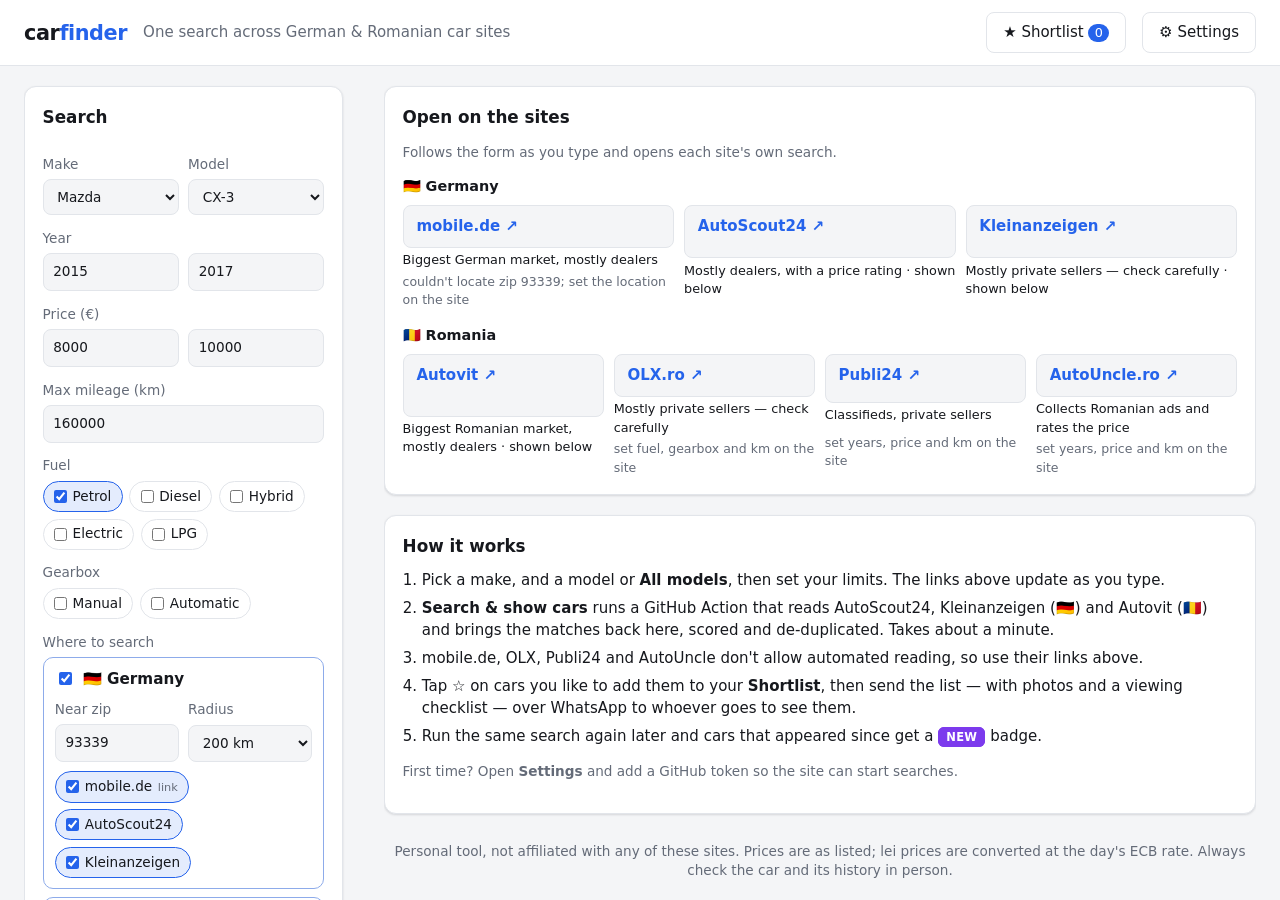
<file: site/index.html>
<!doctype html>
<html lang="en">
  <head>
    <meta charset="utf-8" />
    <meta name="viewport" content="width=device-width, initial-scale=1" />
    <title>carfinder</title>
    <meta name="description" content="Search German and Romanian used-car sites from one form." />
    <link rel="icon" href="data:image/svg+xml,<svg xmlns='http://www.w3.org/2000/svg' viewBox='0 0 100 100'><text y='.9em' font-size='90'>🚗</text></svg>" />
    <link rel="stylesheet" href="style.css" />
  </head>
  <body>
    <header class="topbar">
      <a class="brand" href="./">car<span>finder</span></a>
      <p class="tagline">One search across German &amp; Romanian car sites</p>
      <button type="button" class="ghost" id="open-shortlist">★ Shortlist <span id="shortlist-count">0</span></button>
      <button type="button" class="ghost" id="open-settings" aria-label="Settings">⚙ Settings</button>
    </header>

    <main class="layout">
      <aside class="sidebar">
        <form id="search-form" class="card" novalidate>
          <h2>Search</h2>

          <div class="row">
            <label>Make
              <select name="make" required></select>
            </label>
            <label>Model
              <select name="model"></select>
            </label>
          </div>

          <fieldset class="row">
            <legend>Year</legend>
            <input name="year_min" type="number" min="1950" max="2100" placeholder="from" aria-label="Year from" />
            <input name="year_max" type="number" min="1950" max="2100" placeholder="to" aria-label="Year to" />
          </fieldset>

          <fieldset class="row">
            <legend>Price (€)</legend>
            <input name="price_min" type="number" min="0" step="500" placeholder="min" aria-label="Minimum price" />
            <input name="price_max" type="number" min="0" step="500" placeholder="max" aria-label="Maximum price" />
          </fieldset>

          <label>Max mileage (km)
            <input name="km_max" type="number" min="0" step="10000" placeholder="any" />
          </label>

          <fieldset>
            <legend>Fuel</legend>
            <div class="chips">
              <label class="chip"><input type="checkbox" name="fuel" value="petrol" />Petrol</label>
              <label class="chip"><input type="checkbox" name="fuel" value="diesel" />Diesel</label>
              <label class="chip"><input type="checkbox" name="fuel" value="hybrid" />Hybrid</label>
              <label class="chip"><input type="checkbox" name="fuel" value="electric" />Electric</label>
              <label class="chip"><input type="checkbox" name="fuel" value="lpg" />LPG</label>
            </div>
          </fieldset>

          <fieldset>
            <legend>Gearbox</legend>
            <div class="chips">
              <label class="chip"><input type="checkbox" name="gearbox" value="manual" />Manual</label>
              <label class="chip"><input type="checkbox" name="gearbox" value="automatic" />Automatic</label>
            </div>
          </fieldset>

          <fieldset class="where">
            <legend>Where to search</legend>

            <div class="region" data-country="DE">
              <label class="region-toggle"><input type="checkbox" name="country" value="DE" /> 🇩🇪 Germany</label>
              <div class="region-body">
                <div class="row">
                  <label>Near zip
                    <input name="zip" inputmode="numeric" pattern="\d{5}" maxlength="5" />
                  </label>
                  <label>Radius
                    <select name="radius">
                      <option value="10">10 km</option>
                      <option value="20">20 km</option>
                      <option value="50">50 km</option>
                      <option value="100">100 km</option>
                      <option value="150">150 km</option>
                      <option value="200">200 km</option>
                    </select>
                  </label>
                </div>
                <div class="chips" data-sites="DE"></div>
              </div>
            </div>

            <div class="region" data-country="RO">
              <label class="region-toggle"><input type="checkbox" name="country" value="RO" /> 🇷🇴 Romania</label>
              <div class="region-body">
                <div class="row">
                  <label>Near city
                    <select name="ro_city"><option value="">Whole country</option></select>
                  </label>
                  <label>Radius
                    <select name="ro_radius">
                      <option value="25">25 km</option>
                      <option value="50">50 km</option>
                      <option value="75">75 km</option>
                      <option value="100">100 km</option>
                      <option value="150">150 km</option>
                      <option value="200">200 km</option>
                      <option value="300">300 km</option>
                    </select>
                  </label>
                </div>
                <div class="chips" data-sites="RO"></div>
              </div>
            </div>
          </fieldset>

          <p class="form-error" id="form-error" role="alert" hidden></p>

          <div class="actions">
            <button type="submit" class="primary" id="search-button">Search &amp; show cars</button>
          </div>
        </form>
      </aside>

      <section class="content">
        <section class="card links-card">
          <h2>Open on the sites</h2>
          <p class="muted small">Follows the form as you type and opens each site's own search.</p>
          <div id="links"></div>
        </section>

        <div class="status" id="status" hidden></div>

        <section id="shortlist-section" hidden>
          <div class="results-head">
            <div>
              <h2 id="shortlist-title">Shortlist</h2>
              <p class="muted small" id="shortlist-meta"></p>
            </div>
            <div class="controls" id="shortlist-actions"></div>
          </div>
          <div class="grid" id="shortlist-cars"></div>
          <div id="shortlist-checklist"></div>
        </section>

        <section id="results-section" hidden>
          <div class="results-head">
            <div>
              <h2 id="results-title"></h2>
              <p class="muted small" id="results-meta"></p>
            </div>
            <div class="controls">
              <select id="filter-country" aria-label="Country">
                <option value="">🇩🇪 + 🇷🇴</option>
                <option value="DE">🇩🇪 Germany</option>
                <option value="RO">🇷🇴 Romania</option>
              </select>
              <select id="filter-seller" aria-label="Seller">
                <option value="">Any seller</option>
                <option value="dealer">Dealers only</option>
                <option value="private">Private only</option>
              </select>
              <label class="inline">Sort
                <select id="sort">
                  <option value="score">Best match</option>
                  <option value="price">Price ↑</option>
                  <option value="km">Mileage ↑</option>
                  <option value="year">Year ↓</option>
                  <option value="distance">Distance ↑</option>
                  <option value="new">Newest first</option>
                </select>
              </label>
              <label class="inline chip"><input type="checkbox" id="only-new" />New only</label>
              <input type="search" id="filter-text" placeholder="Filter…" aria-label="Filter by text" />
            </div>
          </div>
          <div class="warnings" id="results-warnings"></div>
          <div class="grid" id="results"></div>
        </section>

        <section class="card intro" id="intro">
          <h2>How it works</h2>
          <ol>
            <li>Pick a make, and a model or <b>All models</b>, then set your limits. The links above update as you type.</li>
            <li><b>Search &amp; show cars</b> runs a GitHub Action that reads AutoScout24, Kleinanzeigen (🇩🇪) and
              Autovit (🇷🇴) and brings the matches back here, scored and de-duplicated. Takes about a minute.</li>
            <li>mobile.de, OLX, Publi24 and AutoUncle don't allow automated reading, so use their links above.</li>
            <li>Tap <b>☆</b> on cars you like to add them to your <b>Shortlist</b>, then send the list — with photos and a
              viewing checklist — over WhatsApp to whoever goes to see them.</li>
            <li>Run the same search again later and cars that appeared since get a <span class="badge new">NEW</span> badge.</li>
          </ol>
          <p class="muted small">First time? Open <b>Settings</b> and add a GitHub token so the site can start searches.</p>
        </section>

        <footer class="footer muted small">
          Personal tool, not affiliated with any of these sites. Prices are as listed; lei prices are converted at the
          day's ECB rate. Always check the car and its history in person.
        </footer>
      </section>
    </main>

    <dialog id="settings">
      <form method="dialog" id="settings-form">
        <h2>Settings</h2>
        <p class="settings-reason" id="settings-reason" hidden></p>

        <h3>GitHub</h3>
        <label>Repository (owner/name)
          <input name="repo" placeholder="you/carfinder" />
        </label>
        <label>Access token
          <input name="token" type="password" autocomplete="off" placeholder="github_pat_…" />
        </label>
        <p class="muted small">
          Needed only to start searches. Create a
          <a href="https://github.com/settings/personal-access-tokens/new" target="_blank" rel="noopener">fine-grained token</a>
          for <b>this repository only</b> with <b>Actions: Read and write</b> and <b>Contents: Read-only</b>.
          It's stored in this browser only.
        </p>

        <div class="actions">
          <button value="cancel" formnovalidate class="ghost">Cancel</button>
          <button value="save" class="primary">Save</button>
        </div>
      </form>
    </dialog>

    <script type="module" src="js/app.js"></script>
  </body>
</html>
</file>
<file: site/style.css>
:root {
  --bg: #f4f5f7;
  --surface: #ffffff;
  --text: #16181d;
  --muted: #646b78;
  --border: #e2e5ea;
  --accent: #2563eb;
  --accent-text: #ffffff;
  --good: #15803d;
  --good-bg: #dcfce7;
  --ok: #a16207;
  --ok-bg: #fef9c3;
  --bad: #b91c1c;
  --bad-bg: #fee2e2;
  --new: #7c3aed;
  --radius: 12px;
  --shadow: 0 1px 2px rgb(16 24 40 / 6%), 0 1px 3px rgb(16 24 40 / 8%);
  color-scheme: light dark;
}

@media (prefers-color-scheme: dark) {
  :root {
    --bg: #0f1115;
    --surface: #181b21;
    --text: #e8eaee;
    --muted: #9aa1ad;
    --border: #2a2f38;
    --accent: #3b82f6;
    --good: #4ade80;
    --good-bg: #14532d;
    --ok: #facc15;
    --ok-bg: #422006;
    --bad: #f87171;
    --bad-bg: #450a0a;
    --new: #a78bfa;
    --shadow: none;
  }
}

* {
  box-sizing: border-box;
}

[hidden] {
  display: none !important;
}

body {
  margin: 0;
  font: 15px/1.45 system-ui, -apple-system, "Segoe UI", Roboto, sans-serif;
  background: var(--bg);
  color: var(--text);
}

a {
  color: var(--accent);
  text-decoration: none;
}
a:hover {
  text-decoration: underline;
}

h2 {
  font-size: 1.05rem;
  margin: 0 0 0.75rem;
}
h3 {
  font-size: 0.95rem;
  margin: 1.25rem 0 0.5rem;
}

.muted {
  color: var(--muted);
}
.small {
  font-size: 0.85rem;
}

/* ---------- layout */

.topbar {
  display: flex;
  align-items: center;
  gap: 1rem;
  padding: 0.75rem 1.5rem;
  background: var(--surface);
  border-bottom: 1px solid var(--border);
  position: sticky;
  top: 0;
  z-index: 10;
}
.brand {
  font-weight: 800;
  font-size: 1.3rem;
  color: var(--text);
  letter-spacing: -0.02em;
}
.brand span {
  color: var(--accent);
}
.tagline {
  margin: 0;
  color: var(--muted);
  flex: 1;
}

.layout {
  display: grid;
  grid-template-columns: 340px 1fr;
  gap: 1.25rem;
  padding: 0 1.5rem;
  max-width: 1500px;
  margin: 0 auto;
}
.sidebar,
.content {
  display: grid;
  align-content: start;
  gap: 1.25rem;
  padding: 1.25rem 0;
  min-width: 0;
}

/* Desktop: the form and the results scroll independently. */
@media (min-width: 861px) {
  body {
    height: 100vh;
    height: 100dvh;
    display: flex;
    flex-direction: column;
    overflow: hidden;
  }
  .topbar {
    position: static;
    flex: none;
  }
  .layout {
    flex: 1;
    min-height: 0;
    width: 100%;
    grid-template-rows: minmax(0, 1fr);
  }
  .sidebar,
  .content {
    overflow-y: auto;
    overscroll-behavior: contain;
  }
  .sidebar {
    padding-right: 0.4rem;
    scrollbar-gutter: stable;
  }
}

@media (max-width: 860px) {
  .layout {
    grid-template-columns: 1fr;
    padding: 0 1rem;
    gap: 0;
  }
  .tagline {
    display: none;
  }
  .topbar {
    padding: 0.6rem 1rem;
    gap: 0.5rem;
  }
  .topbar .brand {
    margin-right: auto;
  }
  .topbar button {
    padding: 0.45rem 0.7rem;
    white-space: nowrap;
  }
}

/* Someone opened a shared shortlist: show just the cars and the checklist. */
body.shared-view .sidebar,
body.shared-view .links-card {
  display: none;
}
body.shared-view .layout {
  grid-template-columns: 1fr;
}

.card {
  background: var(--surface);
  border: 1px solid var(--border);
  border-radius: var(--radius);
  padding: 1.1rem;
  box-shadow: var(--shadow);
}

.footer {
  text-align: center;
  padding: 0.5rem 0 1rem;
}

/* ---------- form */

form label,
fieldset {
  display: grid;
  gap: 0.3rem;
  font-size: 0.85rem;
  color: var(--muted);
  font-weight: 500;
}
fieldset {
  border: 0;
  padding: 0;
  margin: 0;
}
legend {
  padding: 0;
  margin-bottom: 0.3rem;
}
#search-form {
  display: grid;
  gap: 0.85rem;
}
.row {
  display: grid;
  grid-template-columns: 1fr 1fr;
  gap: 0.6rem;
}
fieldset.row legend {
  grid-column: 1 / -1;
}

input,
select {
  font: inherit;
  color: var(--text);
  background: var(--bg);
  border: 1px solid var(--border);
  border-radius: 8px;
  padding: 0.5rem 0.6rem;
  width: 100%;
  min-width: 0;
}
input:focus,
select:focus {
  outline: 2px solid var(--accent);
  outline-offset: -1px;
}

.chips {
  display: flex;
  flex-wrap: wrap;
  gap: 0.4rem;
}
.chip {
  display: inline-flex !important;
  align-items: center;
  gap: 0.35rem;
  padding: 0.3rem 0.65rem;
  border: 1px solid var(--border);
  border-radius: 999px;
  color: var(--text) !important;
  cursor: pointer;
  user-select: none;
  font-weight: 400 !important;
}
.chip input {
  width: auto;
  margin: 0;
  accent-color: var(--accent);
}
.chip:has(input:checked) {
  border-color: var(--accent);
  background: color-mix(in srgb, var(--accent) 12%, transparent);
}
.chip small {
  color: var(--muted);
}

button {
  font: inherit;
  cursor: pointer;
  border-radius: 8px;
  padding: 0.55rem 1rem;
  border: 1px solid var(--border);
  background: var(--surface);
  color: var(--text);
}
button.primary {
  background: var(--accent);
  border-color: var(--accent);
  color: var(--accent-text);
  font-weight: 600;
}
button.ghost {
  background: transparent;
}
button:disabled {
  opacity: 0.6;
  cursor: progress;
}
.actions {
  display: flex;
  gap: 0.5rem;
  justify-content: flex-end;
}
#search-form .actions button {
  width: 100%;
}
.form-error {
  color: var(--bad);
  margin: 0;
  font-size: 0.9rem;
}

/* ---------- where to search */

.where {
  gap: 0.5rem;
}
.region {
  border: 1px solid var(--border);
  border-radius: 10px;
  padding: 0.6rem 0.7rem;
  display: grid;
  gap: 0.6rem;
}
.region:has(input[name="country"]:checked) {
  border-color: color-mix(in srgb, var(--accent) 45%, var(--border));
}
.region-toggle {
  display: flex !important;
  align-items: center;
  gap: 0.5rem;
  font-size: 0.95rem !important;
  font-weight: 600 !important;
  color: var(--text) !important;
  cursor: pointer;
}
.region-toggle input {
  width: auto;
  accent-color: var(--accent);
}
.region-body {
  display: grid;
  gap: 0.6rem;
}
select:disabled {
  opacity: 0.5;
}

/* ---------- links */

.links {
  display: grid;
  grid-template-columns: repeat(auto-fit, minmax(200px, 1fr));
  gap: 0.6rem;
}
.link-item {
  display: grid;
  gap: 0.2rem;
}
.link {
  display: block;
  padding: 0.6rem 0.8rem;
  border: 1px solid var(--border);
  border-radius: 8px;
  font-weight: 600;
  background: var(--bg);
}
.link.disabled {
  color: var(--muted);
}
#links {
  display: grid;
  gap: 1rem;
}
.link-group h3 {
  margin: 0 0 0.5rem;
  font-size: 0.9rem;
}
.trust {
  color: var(--text);
  font-size: 0.8rem;
}

/* ---------- status */

.status {
  display: flex;
  align-items: center;
  gap: 0.6rem;
  padding: 0.7rem 1rem;
  border-radius: var(--radius);
  border: 1px solid var(--border);
  background: var(--surface);
}
.status.error {
  border-color: var(--bad);
  color: var(--bad);
}
.status.ok {
  border-color: var(--good);
}
.spinner {
  width: 16px;
  height: 16px;
  border: 2px solid var(--border);
  border-top-color: var(--accent);
  border-radius: 50%;
  animation: spin 0.8s linear infinite;
}
@keyframes spin {
  to {
    transform: rotate(360deg);
  }
}

/* ---------- results */

.results-head {
  display: flex;
  justify-content: space-between;
  align-items: end;
  gap: 1rem;
  flex-wrap: wrap;
  margin-bottom: 0.75rem;
}
.results-head h2 {
  margin: 0;
  font-size: 1.3rem;
}
.results-head p {
  margin: 0.2rem 0 0;
}
.controls {
  display: flex;
  gap: 0.5rem;
  align-items: center;
  flex-wrap: wrap;
}
.controls .inline {
  display: flex;
  align-items: center;
  gap: 0.4rem;
  font-size: 0.85rem;
  color: var(--muted);
}
.controls select,
.controls input[type="search"] {
  width: auto;
}
.warning {
  margin: 0 0 0.5rem;
  padding: 0.5rem 0.8rem;
  border-radius: 8px;
  background: var(--ok-bg);
  color: var(--ok);
  font-size: 0.9rem;
}

.grid {
  display: grid;
  grid-template-columns: repeat(auto-fill, minmax(280px, 1fr));
  gap: 1rem;
}
.empty {
  grid-column: 1 / -1;
  text-align: center;
  padding: 2rem;
}

.car {
  background: var(--surface);
  border: 1px solid var(--border);
  border-radius: var(--radius);
  overflow: hidden;
  box-shadow: var(--shadow);
  display: flex;
  flex-direction: column;
}
.photo {
  position: relative;
  display: block;
  aspect-ratio: 4 / 3;
  overflow: hidden;
  background: var(--bg);
}
.photo img {
  position: absolute;
  inset: 0;
  width: 100%;
  height: 100%;
  object-fit: cover;
}
.no-photo {
  display: grid;
  place-items: center;
  height: 100%;
  color: var(--muted);
}
.score {
  position: absolute;
  top: 0.6rem;
  right: 0.6rem;
  min-width: 2.4rem;
  height: 2.4rem;
  border-radius: 50%;
  display: grid;
  place-items: center;
  font-weight: 800;
  color: #fff;
  background: #6b7280;
  box-shadow: 0 1px 4px rgb(0 0 0 / 30%);
}
.score.good {
  background: #16a34a;
}
.score.ok {
  background: #ca8a04;
}

.body {
  padding: 0.8rem 0.9rem 0.9rem;
  display: grid;
  gap: 0.35rem;
}
.body p {
  margin: 0;
}
.body h3 {
  margin: 0;
  font-size: 1rem;
  line-height: 1.3;
}
.body h3 a {
  color: var(--text);
}
.price {
  font-size: 1.35rem;
  font-weight: 800;
  display: flex;
  gap: 0.5rem;
  align-items: baseline;
}
.price s {
  font-size: 0.9rem;
  font-weight: 400;
  color: var(--muted);
}
.specs {
  font-weight: 500;
}

.badges {
  display: flex;
  flex-wrap: wrap;
  gap: 0.3rem;
}
.badge {
  font-size: 0.72rem;
  font-weight: 700;
  padding: 0.12rem 0.45rem;
  border-radius: 6px;
  background: var(--bg);
  border: 1px solid var(--border);
  color: var(--muted);
  text-transform: uppercase;
  letter-spacing: 0.02em;
}
.badge.new {
  background: var(--new);
  border-color: var(--new);
  color: #fff;
}
.badge.good {
  background: var(--good-bg);
  color: var(--good);
  border-color: transparent;
}
.badge.ok,
.badge.warn {
  background: var(--ok-bg);
  color: var(--ok);
  border-color: transparent;
}
.badge.bad {
  background: var(--bad-bg);
  color: var(--bad);
  border-color: transparent;
}
.badge.site {
  color: var(--text);
}

.flags {
  margin: 0.2rem 0 0;
  padding: 0;
  list-style: none;
  font-size: 0.83rem;
  color: var(--ok);
  display: grid;
  gap: 0.15rem;
}
.flags li::before {
  content: "⚠ ";
}

.intro ol {
  margin: 0 0 0.75rem;
  padding-left: 1.2rem;
  display: grid;
  gap: 0.4rem;
}

/* ---------- settings dialog */

dialog {
  border: 1px solid var(--border);
  border-radius: var(--radius);
  background: var(--surface);
  color: var(--text);
  width: min(520px, calc(100vw - 2rem));
  padding: 1.25rem;
}
dialog::backdrop {
  background: rgb(0 0 0 / 45%);
}
#settings-form {
  display: grid;
  gap: 0.6rem;
}
#settings-form h3 {
  margin-bottom: 0;
}
#settings-form p {
  margin: 0;
}
.settings-reason {
  padding: 0.5rem 0.8rem;
  border-radius: 8px;
  background: var(--ok-bg);
  color: var(--ok);
}

/* ---------- card extras: gallery, star, score breakdown, notes */

.photo .nav {
  position: absolute;
  top: 50%;
  transform: translateY(-50%);
  width: 2rem;
  height: 2rem;
  padding: 0;
  border: 0;
  border-radius: 50%;
  background: rgb(0 0 0 / 45%);
  color: #fff;
  font-size: 1.3rem;
  line-height: 1;
  opacity: 0;
  transition: opacity 0.15s;
}
.photo:hover .nav,
.photo .nav:focus-visible {
  opacity: 1;
}
@media (hover: none) {
  .photo .nav {
    opacity: 1;
  }
}
.photo .prev {
  left: 0.5rem;
}
.photo .next {
  right: 0.5rem;
}
.photo-count {
  position: absolute;
  bottom: 0.5rem;
  right: 0.5rem;
  font-size: 0.75rem;
  color: #fff;
  background: rgb(0 0 0 / 50%);
  padding: 0.1rem 0.45rem;
  border-radius: 6px;
}
.photo-count:empty {
  display: none;
}
.star {
  position: absolute;
  top: 0.6rem;
  left: 0.6rem;
  width: 2.4rem;
  height: 2.4rem;
  padding: 0;
  border: 0;
  border-radius: 50%;
  background: rgb(255 255 255 / 92%);
  color: #6b7280;
  font-size: 1.35rem;
  line-height: 1;
  box-shadow: 0 1px 4px rgb(0 0 0 / 30%);
}
.star.on {
  color: #f59e0b;
}

.why {
  font-size: 0.83rem;
}
.why summary {
  cursor: pointer;
  color: var(--accent);
}
.why ul {
  margin: 0.3rem 0 0;
  padding-left: 1.1rem;
  display: grid;
  gap: 0.1rem;
}

.compare {
  display: block;
  margin-top: 0.15rem;
  color: var(--text);
}

.note {
  margin: 0;
  padding: 0.4rem 0.6rem;
  border-radius: 8px;
  background: var(--ok-bg);
  color: var(--ok);
  font-size: 0.88rem;
}
.note-input {
  font: inherit;
  font-size: 0.88rem;
  color: var(--text);
  background: var(--bg);
  border: 1px solid var(--border);
  border-radius: 8px;
  padding: 0.45rem 0.6rem;
  resize: vertical;
}

a.button {
  display: inline-block;
  border-radius: 8px;
  padding: 0.55rem 1rem;
  border: 1px solid var(--border);
  text-decoration: none;
}
a.button.primary {
  background: #16a34a;
  border-color: #16a34a;
  color: #fff;
  font-weight: 600;
}

#shortlist-count {
  display: inline-block;
  min-width: 1.3rem;
  padding: 0 0.35rem;
  border-radius: 999px;
  background: var(--accent);
  color: var(--accent-text);
  font-size: 0.8rem;
  text-align: center;
}

/* ---------- viewing checklist */

.checklist {
  margin-top: 1.25rem;
}
.check-group h3 {
  margin: 1rem 0 0.4rem;
}
.check-group ul {
  list-style: none;
  margin: 0;
  padding: 0;
  display: grid;
  gap: 0.35rem;
}
.check-group label {
  display: flex;
  gap: 0.5rem;
  align-items: flex-start;
  cursor: pointer;
}
.check-group input {
  width: auto;
  flex: none;
  margin-top: 0.25rem;
  accent-color: var(--accent);
}

/* ---------- print: just the shortlist and checklist */

@media print {
  body {
    display: block !important;
    height: auto !important;
    overflow: visible !important;
    background: #fff;
  }
  .topbar,
  .sidebar,
  .links-card,
  .status,
  .footer,
  #shortlist-actions,
  .star,
  .photo .nav,
  .photo-count,
  .note-input:placeholder-shown {
    display: none !important;
  }
  .layout {
    display: block;
    padding: 0;
  }
  .content {
    overflow: visible !important;
    padding: 0;
  }
  .grid {
    grid-template-columns: repeat(2, 1fr);
  }
  .car,
  .check-group {
    break-inside: avoid;
  }
  .photo {
    aspect-ratio: 16 / 9;
  }
}
</file>
